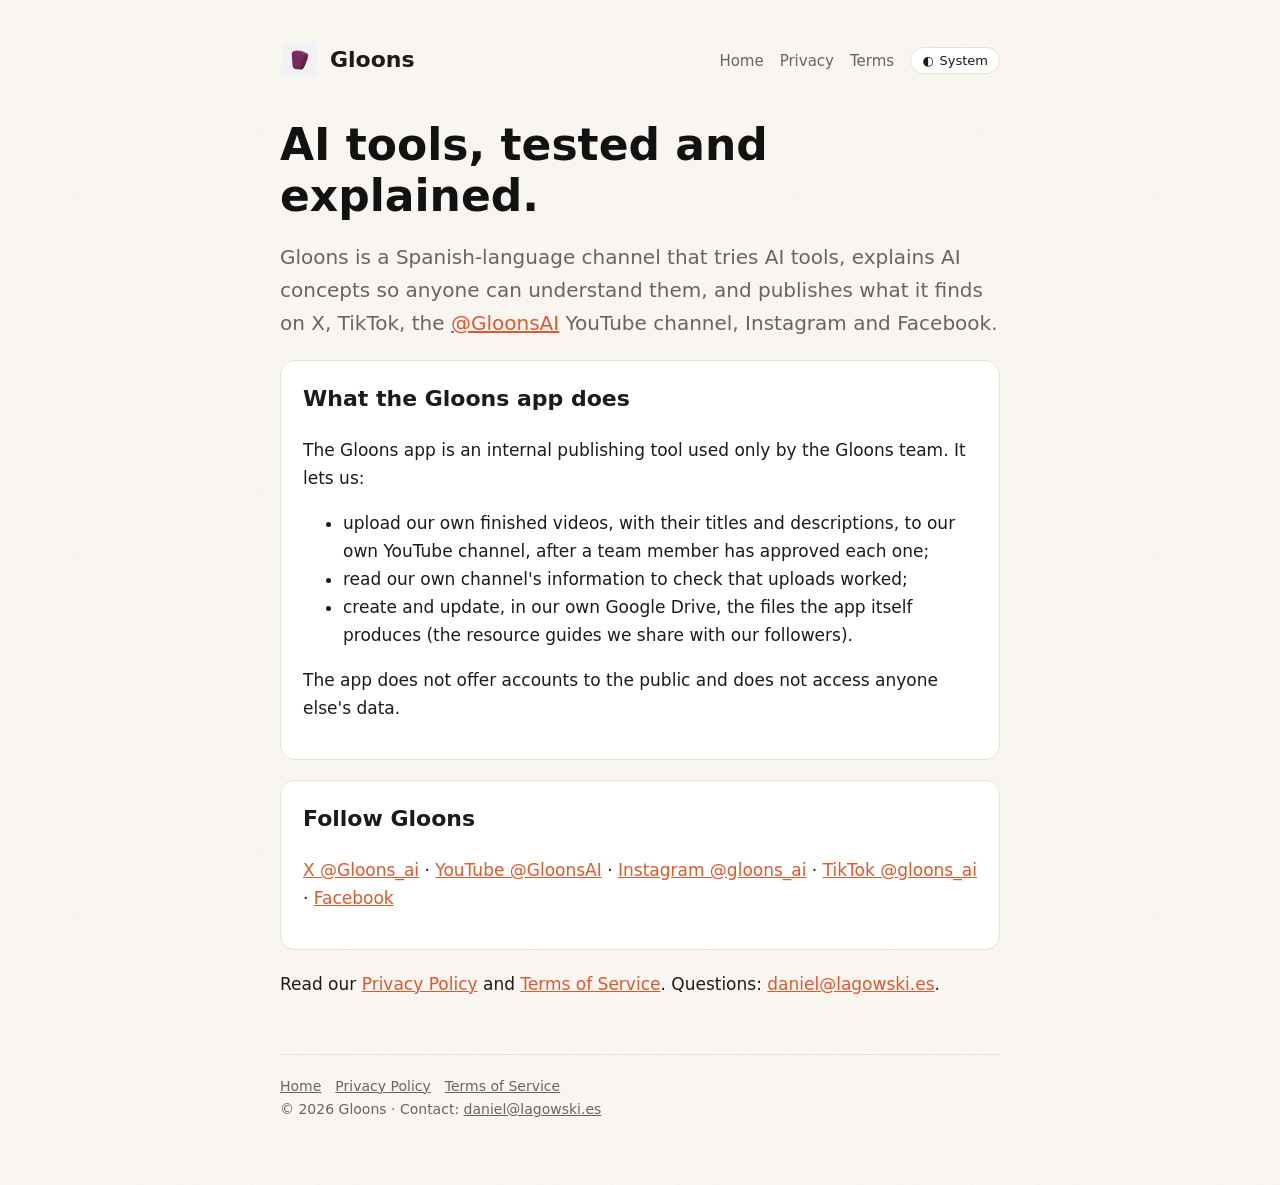
<file: index.html>
<!doctype html><html lang="en"><head><meta charset="utf-8"><meta name="viewport" content="width=device-width,initial-scale=1"><title>Gloons - AI tools, tested and explained</title><meta name="description" content="Gloons tests AI tools and explains them in Spanish, on X, YouTube, Instagram, TikTok and Facebook."><link rel="icon" href="favicon.png"><script>(function(){try{var t=localStorage.getItem("theme");if(t==="light"||t==="dark")document.documentElement.setAttribute("data-theme",t)}catch(e){}})()</script><link rel="stylesheet" href="style.css"></head><body><div class="wrap"><header><a class="brand" href="./"><img src="logo.png" alt="Gloons logo">Gloons</a><nav><a href="./">Home</a><a href="privacy.html">Privacy</a><a href="terms.html">Terms</a></nav><button class="theme-toggle" type="button" aria-label="Theme: system"><span aria-hidden="true">&#9680;</span></button></header>
<h1>AI tools, tested and explained.</h1>
<p class="lead">Gloons is a Spanish-language channel that tries AI tools, explains AI concepts so anyone can understand them, and publishes what it finds on X, TikTok, the <a href="https://www.youtube.com/@GloonsAI">@GloonsAI</a> YouTube channel, Instagram and Facebook.</p>
<div class="card"><h2 style="margin-top:0">What the Gloons app does</h2>
<p>The Gloons app is an internal publishing tool used only by the Gloons team. It lets us:</p>
<ul><li>upload our own finished videos, with their titles and descriptions, to our own YouTube channel, after a team member has approved each one;</li><li>read our own channel's information to check that uploads worked;</li><li>create and update, in our own Google Drive, the files the app itself produces (the resource guides we share with our followers).</li></ul>
<p>The app does not offer accounts to the public and does not access anyone else's data.</p></div>
<div class="card"><h2 style="margin-top:0">Follow Gloons</h2><p><a href="https://x.com/Gloons_ai">X @Gloons_ai</a> &middot; <a href="https://www.youtube.com/@GloonsAI">YouTube @GloonsAI</a> &middot; <a href="https://www.instagram.com/gloons_ai/">Instagram @gloons_ai</a> &middot; <a href="https://www.tiktok.com/@gloons_ai">TikTok @gloons_ai</a> &middot; <a href="https://www.facebook.com/profile.php?id=461902733679475">Facebook</a></p></div>
<p>Read our <a href="privacy.html">Privacy Policy</a> and <a href="terms.html">Terms of Service</a>. Questions: <a href="mailto:daniel@lagowski.es">daniel@lagowski.es</a>.</p>
<footer><a href="./">Home</a><a href="privacy.html">Privacy Policy</a><a href="terms.html">Terms of Service</a><br>&copy; 2026 Gloons &middot; Contact: <a href="mailto:daniel@lagowski.es">daniel@lagowski.es</a></footer></div><script src="theme.js" defer></script></body></html>
</file>
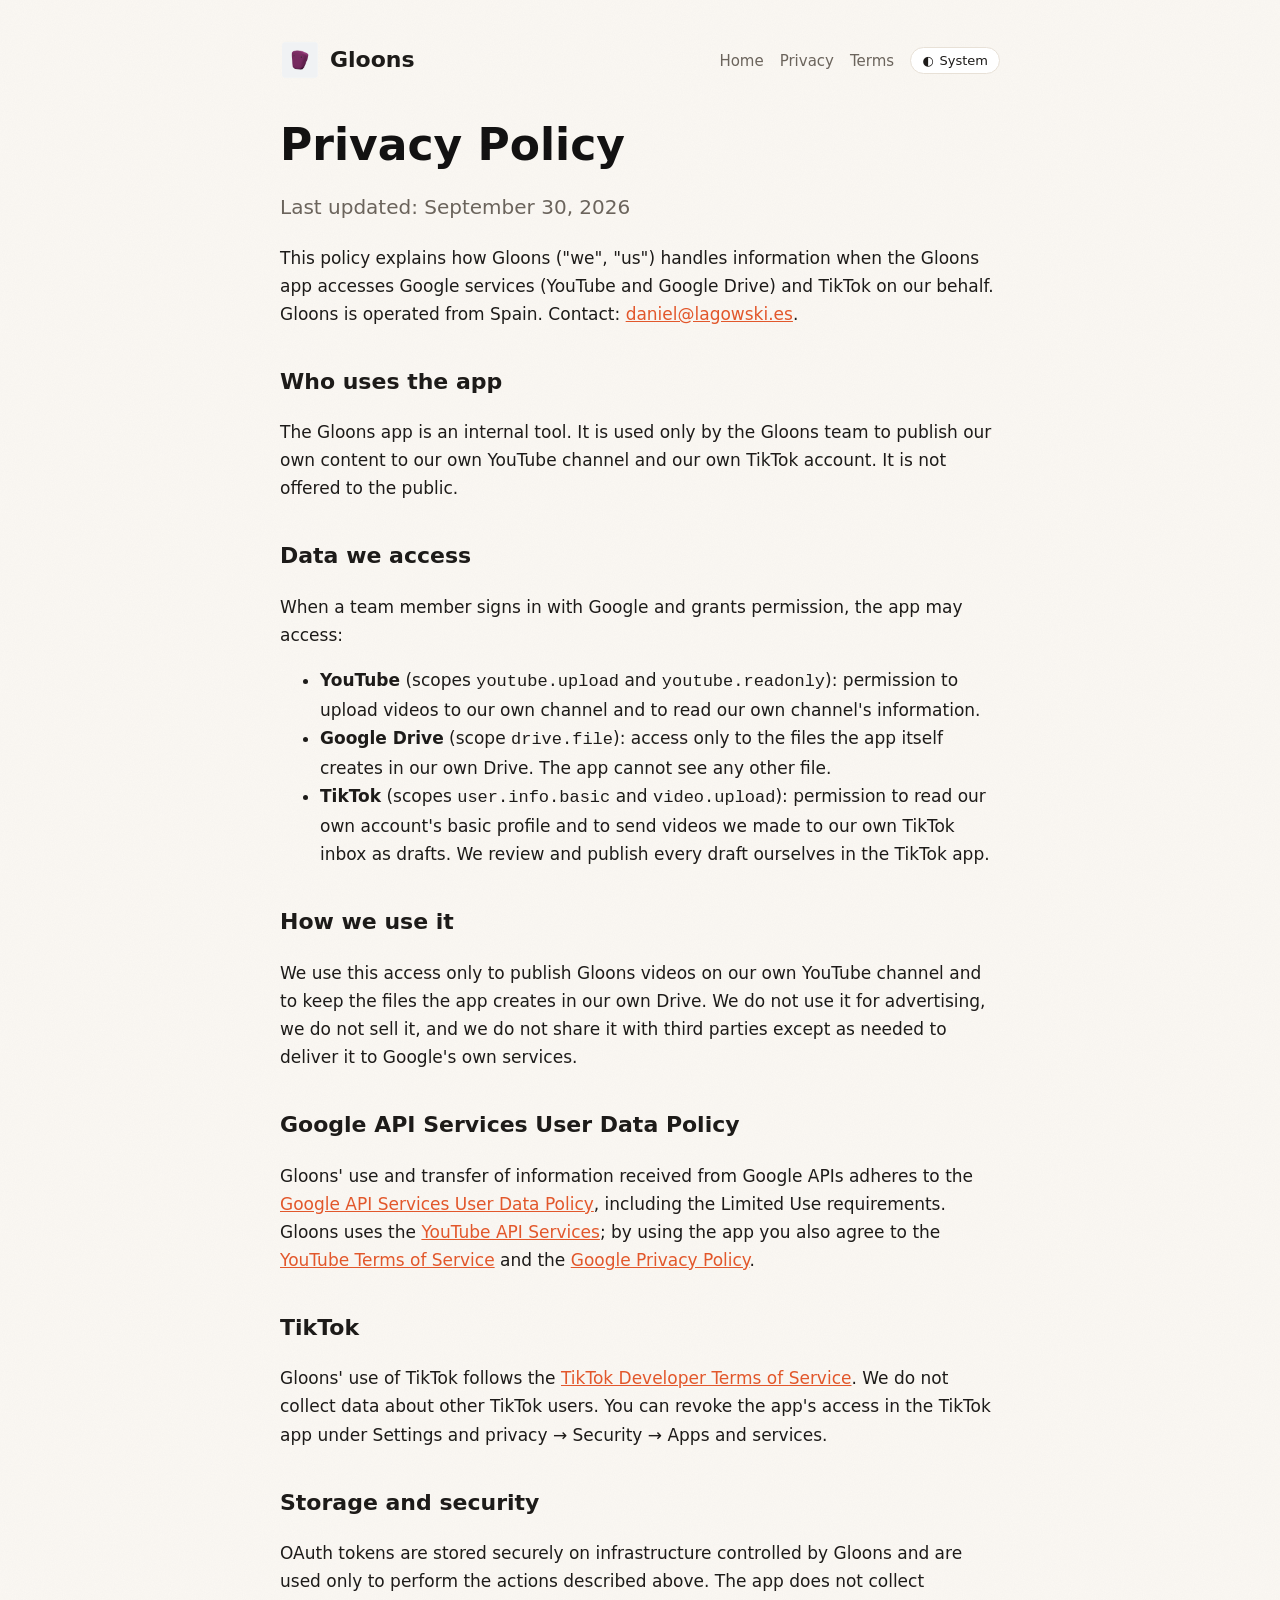
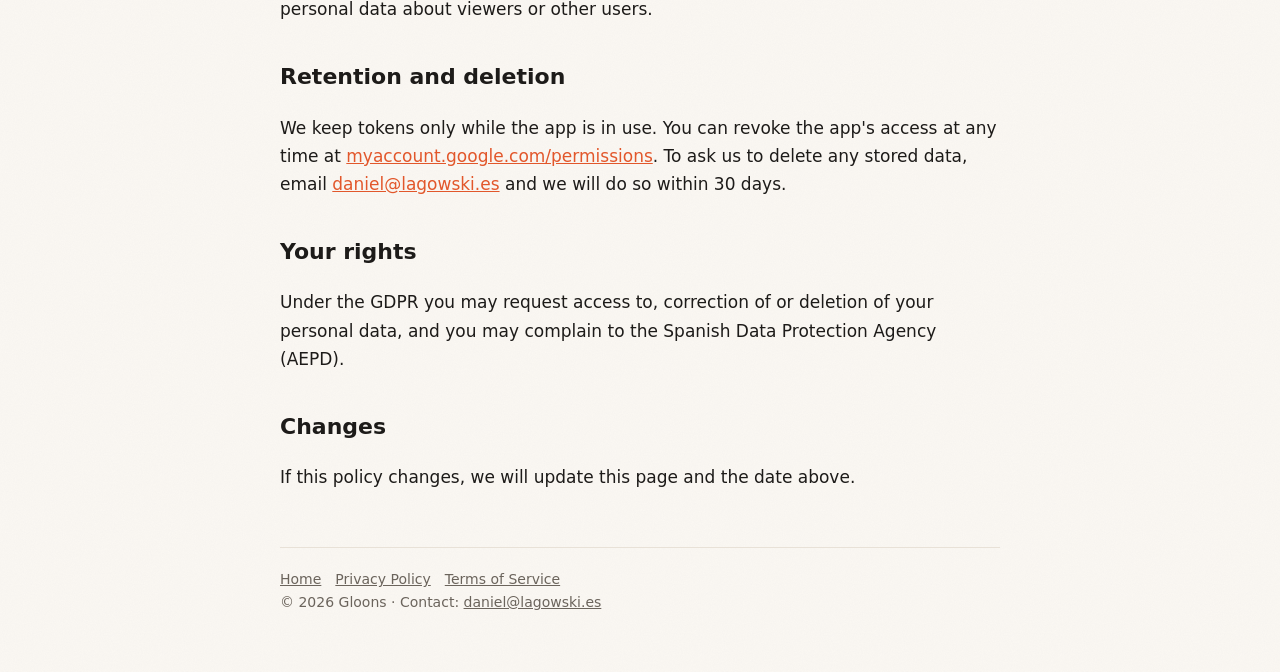
<file: privacy.html>
<!doctype html><html lang="en"><head><meta charset="utf-8"><meta name="viewport" content="width=device-width,initial-scale=1"><title>Privacy Policy - Gloons</title><meta name="description" content="How the Gloons app handles data."><link rel="icon" href="favicon.png"><script>(function(){try{var t=localStorage.getItem("theme");if(t==="light"||t==="dark")document.documentElement.setAttribute("data-theme",t)}catch(e){}})()</script><link rel="stylesheet" href="style.css"></head><body><div class="wrap"><header><a class="brand" href="./"><img src="logo.png" alt="Gloons logo">Gloons</a><nav><a href="./">Home</a><a href="privacy.html">Privacy</a><a href="terms.html">Terms</a></nav><button class="theme-toggle" type="button" aria-label="Theme: system"><span aria-hidden="true">&#9680;</span></button></header>
<h1>Privacy Policy</h1><p class="lead">Last updated: September 30, 2026</p>
<p>This policy explains how Gloons ("we", "us") handles information when the Gloons app accesses Google services (YouTube and Google Drive) and TikTok on our behalf. Gloons is operated from Spain. Contact: <a href="mailto:daniel@lagowski.es">daniel@lagowski.es</a>.</p>
<h2>Who uses the app</h2><p>The Gloons app is an internal tool. It is used only by the Gloons team to publish our own content to our own YouTube channel and our own TikTok account. It is not offered to the public.</p>
<h2>Data we access</h2><p>When a team member signs in with Google and grants permission, the app may access:</p>
<ul><li><strong>YouTube</strong> (scopes <code>youtube.upload</code> and <code>youtube.readonly</code>): permission to upload videos to our own channel and to read our own channel's information.</li>
<li><strong>Google Drive</strong> (scope <code>drive.file</code>): access only to the files the app itself creates in our own Drive. The app cannot see any other file.</li>
<li><strong>TikTok</strong> (scopes <code>user.info.basic</code> and <code>video.upload</code>): permission to read our own account's basic profile and to send videos we made to our own TikTok inbox as drafts. We review and publish every draft ourselves in the TikTok app.</li></ul>
<h2>How we use it</h2><p>We use this access only to publish Gloons videos on our own YouTube channel and to keep the files the app creates in our own Drive. We do not use it for advertising, we do not sell it, and we do not share it with third parties except as needed to deliver it to Google's own services.</p>
<h2>Google API Services User Data Policy</h2><p>Gloons' use and transfer of information received from Google APIs adheres to the <a href="https://developers.google.com/terms/api-services-user-data-policy">Google API Services User Data Policy</a>, including the Limited Use requirements. Gloons uses the <a href="https://developers.google.com/youtube/terms/api-services-terms-of-service">YouTube API Services</a>; by using the app you also agree to the <a href="https://www.youtube.com/t/terms">YouTube Terms of Service</a> and the <a href="https://policies.google.com/privacy">Google Privacy Policy</a>.</p>
<h2>TikTok</h2><p>Gloons' use of TikTok follows the <a href="https://www.tiktok.com/legal/page/global/tik-tok-developer-terms-of-service/en">TikTok Developer Terms of Service</a>. We do not collect data about other TikTok users. You can revoke the app's access in the TikTok app under Settings and privacy &rarr; Security &rarr; Apps and services.</p>
<h2>Storage and security</h2><p>OAuth tokens are stored securely on infrastructure controlled by Gloons and are used only to perform the actions described above. The app does not collect personal data about viewers or other users.</p>
<h2>Retention and deletion</h2><p>We keep tokens only while the app is in use. You can revoke the app's access at any time at <a href="https://myaccount.google.com/permissions">myaccount.google.com/permissions</a>. To ask us to delete any stored data, email <a href="mailto:daniel@lagowski.es">daniel@lagowski.es</a> and we will do so within 30 days.</p>
<h2>Your rights</h2><p>Under the GDPR you may request access to, correction of or deletion of your personal data, and you may complain to the Spanish Data Protection Agency (AEPD).</p>
<h2>Changes</h2><p>If this policy changes, we will update this page and the date above.</p>
<footer><a href="./">Home</a><a href="privacy.html">Privacy Policy</a><a href="terms.html">Terms of Service</a><br>&copy; 2026 Gloons &middot; Contact: <a href="mailto:daniel@lagowski.es">daniel@lagowski.es</a></footer></div><script src="theme.js" defer></script></body></html>
</file>
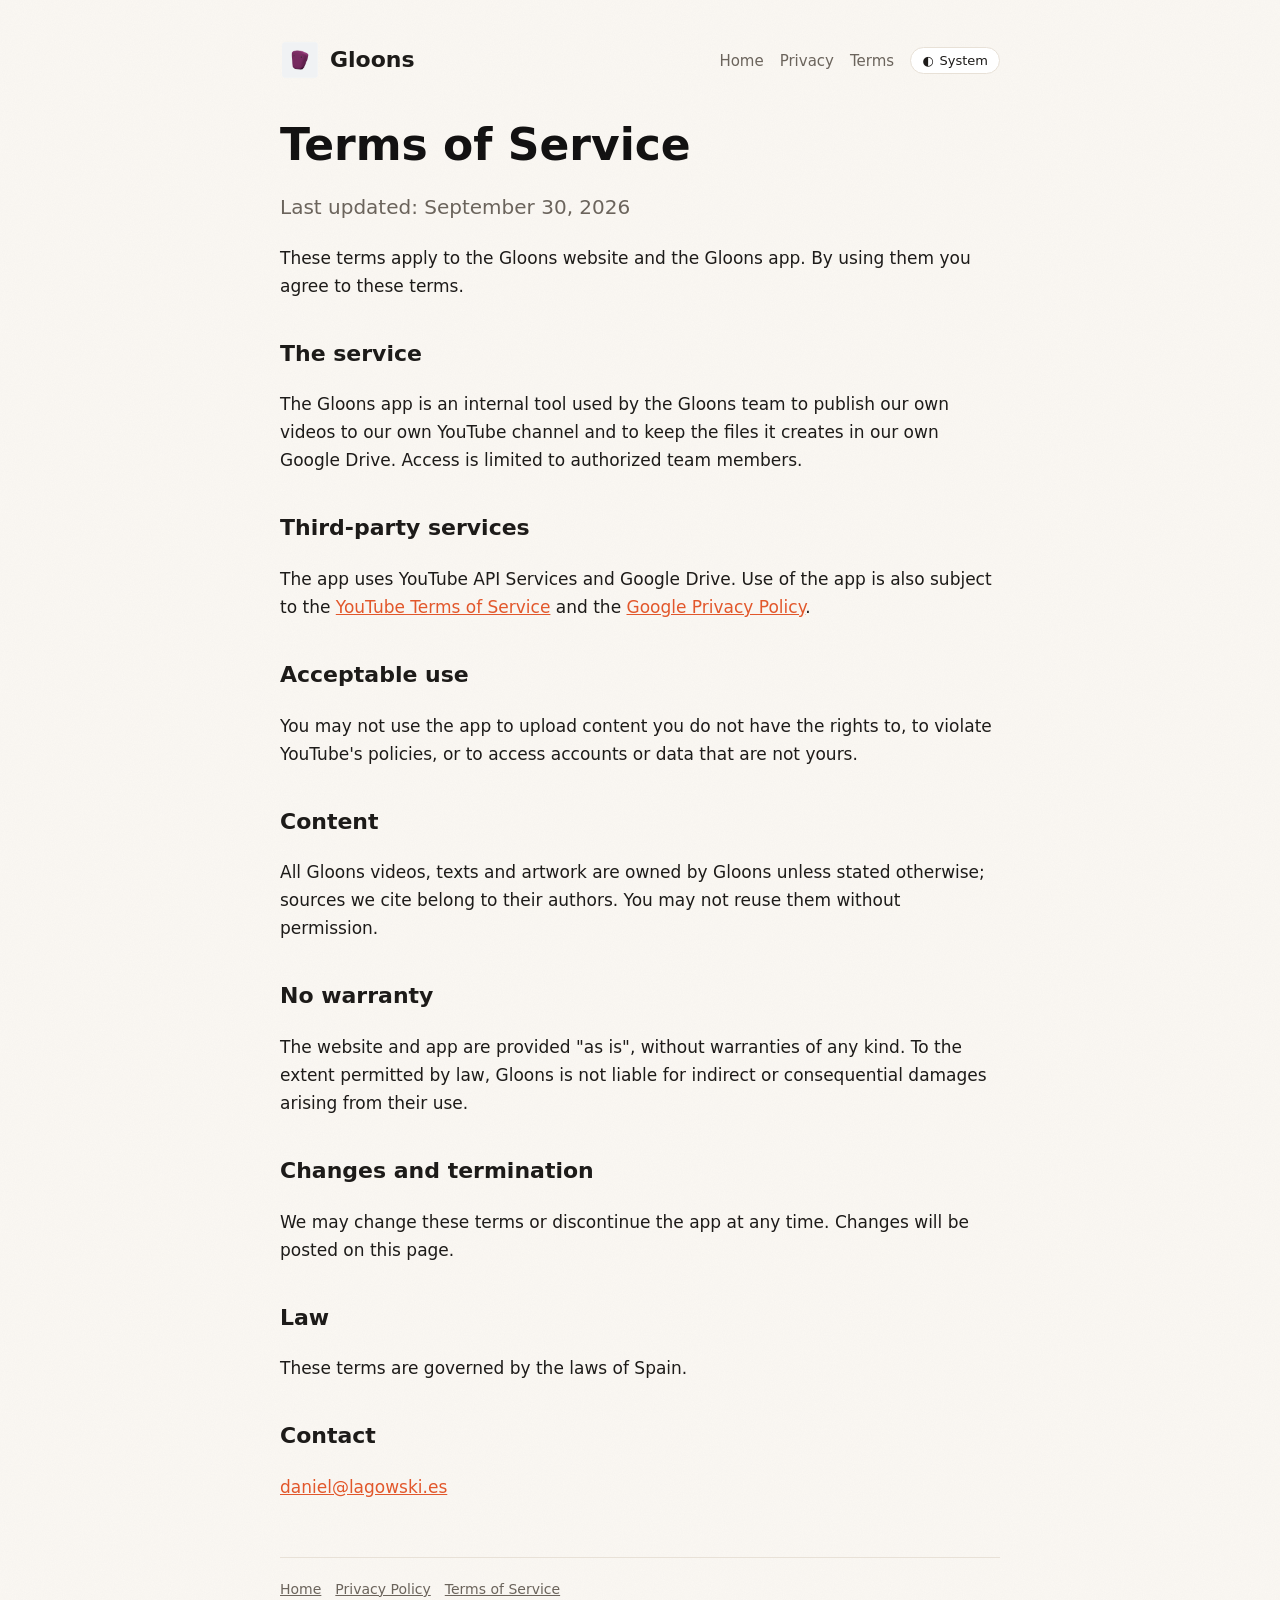
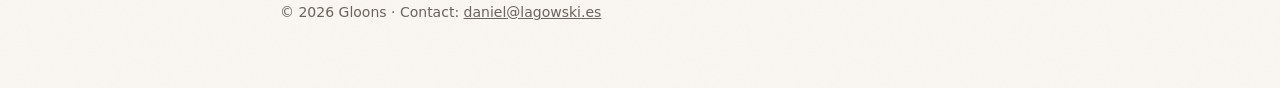
<file: terms.html>
<!doctype html><html lang="en"><head><meta charset="utf-8"><meta name="viewport" content="width=device-width,initial-scale=1"><title>Terms of Service - Gloons</title><meta name="description" content="Terms for using the Gloons app and website."><link rel="icon" href="favicon.png"><script>(function(){try{var t=localStorage.getItem("theme");if(t==="light"||t==="dark")document.documentElement.setAttribute("data-theme",t)}catch(e){}})()</script><link rel="stylesheet" href="style.css"></head><body><div class="wrap"><header><a class="brand" href="./"><img src="logo.png" alt="Gloons logo">Gloons</a><nav><a href="./">Home</a><a href="privacy.html">Privacy</a><a href="terms.html">Terms</a></nav><button class="theme-toggle" type="button" aria-label="Theme: system"><span aria-hidden="true">&#9680;</span></button></header>
<h1>Terms of Service</h1><p class="lead">Last updated: September 30, 2026</p>
<p>These terms apply to the Gloons website and the Gloons app. By using them you agree to these terms.</p>
<h2>The service</h2><p>The Gloons app is an internal tool used by the Gloons team to publish our own videos to our own YouTube channel and to keep the files it creates in our own Google Drive. Access is limited to authorized team members.</p>
<h2>Third-party services</h2><p>The app uses YouTube API Services and Google Drive. Use of the app is also subject to the <a href="https://www.youtube.com/t/terms">YouTube Terms of Service</a> and the <a href="https://policies.google.com/privacy">Google Privacy Policy</a>.</p>
<h2>Acceptable use</h2><p>You may not use the app to upload content you do not have the rights to, to violate YouTube's policies, or to access accounts or data that are not yours.</p>
<h2>Content</h2><p>All Gloons videos, texts and artwork are owned by Gloons unless stated otherwise; sources we cite belong to their authors. You may not reuse them without permission.</p>
<h2>No warranty</h2><p>The website and app are provided "as is", without warranties of any kind. To the extent permitted by law, Gloons is not liable for indirect or consequential damages arising from their use.</p>
<h2>Changes and termination</h2><p>We may change these terms or discontinue the app at any time. Changes will be posted on this page.</p>
<h2>Law</h2><p>These terms are governed by the laws of Spain.</p>
<h2>Contact</h2><p><a href="mailto:daniel@lagowski.es">daniel@lagowski.es</a></p>
<footer><a href="./">Home</a><a href="privacy.html">Privacy Policy</a><a href="terms.html">Terms of Service</a><br>&copy; 2026 Gloons &middot; Contact: <a href="mailto:daniel@lagowski.es">daniel@lagowski.es</a></footer></div><script src="theme.js" defer></script></body></html>
</file>
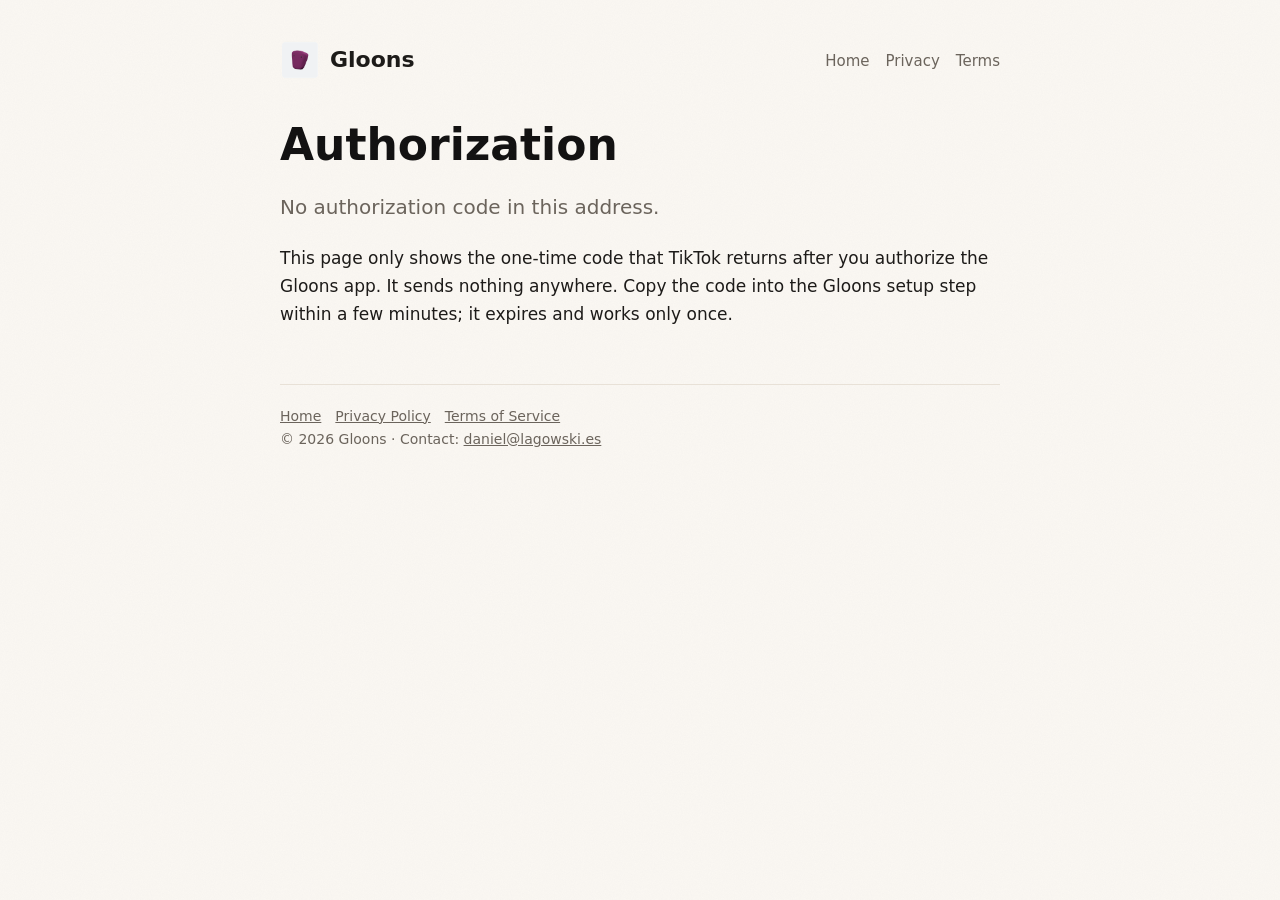
<file: tiktok-callback.html>
<!doctype html><html lang="en"><head><meta charset="utf-8"><meta name="viewport" content="width=device-width,initial-scale=1"><title>Authorization - Gloons</title><meta name="robots" content="noindex"><meta name="description" content="Gloons app authorization callback."><link rel="icon" href="favicon.png"><link rel="stylesheet" href="style.css"></head><body><div class="wrap"><header><a class="brand" href="./"><img src="logo.png" alt="Gloons logo">Gloons</a><nav><a href="./">Home</a><a href="privacy.html">Privacy</a><a href="terms.html">Terms</a></nav></header>
<h1>Authorization</h1>
<p id="msg" class="lead">Reading the authorization response&hellip;</p>
<p><textarea id="code" readonly rows="3" style="width:100%;font-family:monospace" hidden></textarea></p>
<p><button id="copy" hidden>Copy code</button></p>
<p>This page only shows the one-time code that TikTok returns after you authorize the Gloons app. It sends nothing anywhere. Copy the code into the Gloons setup step within a few minutes; it expires and works only once.</p>
<script>
const q = new URLSearchParams(location.search), msg = document.getElementById('msg'), box = document.getElementById('code'), btn = document.getElementById('copy');
if (q.get('error')) { msg.textContent = 'TikTok returned an error: ' + q.get('error') + ' ' + (q.get('error_description') || ''); }
else if (q.get('code')) { msg.textContent = 'Authorized. State: ' + (q.get('state') || '(none)') + '. Code:'; box.value = q.get('code'); box.hidden = btn.hidden = false;
  btn.onclick = () => { box.select(); navigator.clipboard ? navigator.clipboard.writeText(box.value) : document.execCommand('copy'); btn.textContent = 'Copied'; }; }
else { msg.textContent = 'No authorization code in this address.'; }
</script>
<footer><a href="./">Home</a><a href="privacy.html">Privacy Policy</a><a href="terms.html">Terms of Service</a><br>&copy; 2026 Gloons &middot; Contact: <a href="mailto:daniel@lagowski.es">daniel@lagowski.es</a></footer></div></body></html>
</file>
<file: style.css>
:root{--bg:#fbf8f3;--fg:#1d1b19;--muted:#6b645c;--accent:#e2572b;--card:#fff;--line:#e8e1d7;--hero-ink:#e6e4df;--wipe:rgba(226,87,43,.22);--grain:url("data:image/svg+xml,%3Csvg xmlns='http://www.w3.org/2000/svg' width='180' height='180'%3E%3Cfilter id='n'%3E%3CfeTurbulence type='fractalNoise' baseFrequency='.9' numOctaves='3' stitchTiles='stitch'/%3E%3CfeColorMatrix values='0 0 0 0 .5 0 0 0 0 .5 0 0 0 0 .5 0 0 0 .07 0'/%3E%3C/filter%3E%3Crect width='100%25' height='100%25' filter='url(%23n)'/%3E%3C/svg%3E")}
:root[data-theme="dark"]{--bg:#141317;--fg:#e6e4df;--muted:#a9a6a0;--accent:#e2572b;--card:#1c1b20;--line:#2c2a31}
@media (prefers-color-scheme:dark){:root:not([data-theme="light"]){--bg:#141317;--fg:#e6e4df;--muted:#a9a6a0;--accent:#e2572b;--card:#1c1b20;--line:#2c2a31}}
*{box-sizing:border-box}html{background:var(--bg)}body{margin:0;min-height:100vh;isolation:isolate;background:var(--grain),var(--bg);color:var(--fg);font:17px/1.65 system-ui,-apple-system,"Segoe UI",Roboto,sans-serif}
.wrap{max-width:760px;margin:0 auto;padding:40px 20px 64px}
header{display:flex;align-items:center;gap:16px;flex-wrap:wrap;margin-bottom:40px}
.brand{display:flex;align-items:center;gap:10px;font-weight:800;font-size:22px;color:var(--fg);text-decoration:none}
.brand img{width:40px;height:40px;border-radius:10px}
nav{margin-left:auto}nav a{color:var(--muted);text-decoration:none;margin-left:16px;font-size:15px}nav a:hover{color:var(--accent)}
.theme-toggle{display:inline-flex;align-items:center;gap:6px;font:inherit;font-size:13px;line-height:1;color:var(--fg);background:var(--card);border:1px solid var(--line);border-radius:999px;padding:6px 11px;cursor:pointer}
.theme-toggle:hover{border-color:var(--accent)}.theme-toggle:focus-visible{outline:2px solid var(--accent);outline-offset:2px}
.theme-toggle::after{content:"System"}:root[data-theme="light"] .theme-toggle::after{content:"Light"}:root[data-theme="dark"] .theme-toggle::after{content:"Dark"}
h1{font-size:clamp(30px,6vw,44px);line-height:1.15;margin:0 0 12px}h2{margin-top:36px;font-size:22px}
@supports (mix-blend-mode:difference){h1{color:var(--hero-ink);mix-blend-mode:difference}}
.lead{font-size:20px;color:var(--muted)}a{color:var(--accent)}
.card{background:var(--card);border:1px solid var(--line);border-radius:14px;padding:20px 22px;margin:20px 0}
footer{margin-top:56px;padding-top:20px;border-top:1px solid var(--line);color:var(--muted);font-size:14px}
footer a{color:var(--muted);margin-right:14px}
.theme-wipe{display:none}
@media (prefers-reduced-motion:no-preference){
.theme-switching,.theme-switching *{transition:background-color .25s ease,color .25s ease,border-color .25s ease}
.theme-wipe{display:block;position:fixed;inset:0;z-index:10;pointer-events:none;background:linear-gradient(100deg,transparent 35%,var(--wipe) 50%,transparent 65%) no-repeat;background-size:300% 100%;animation:theme-wipe .25s ease-out forwards}
@keyframes theme-wipe{from{background-position:100% 0}to{background-position:0 0}}
}
</file>
